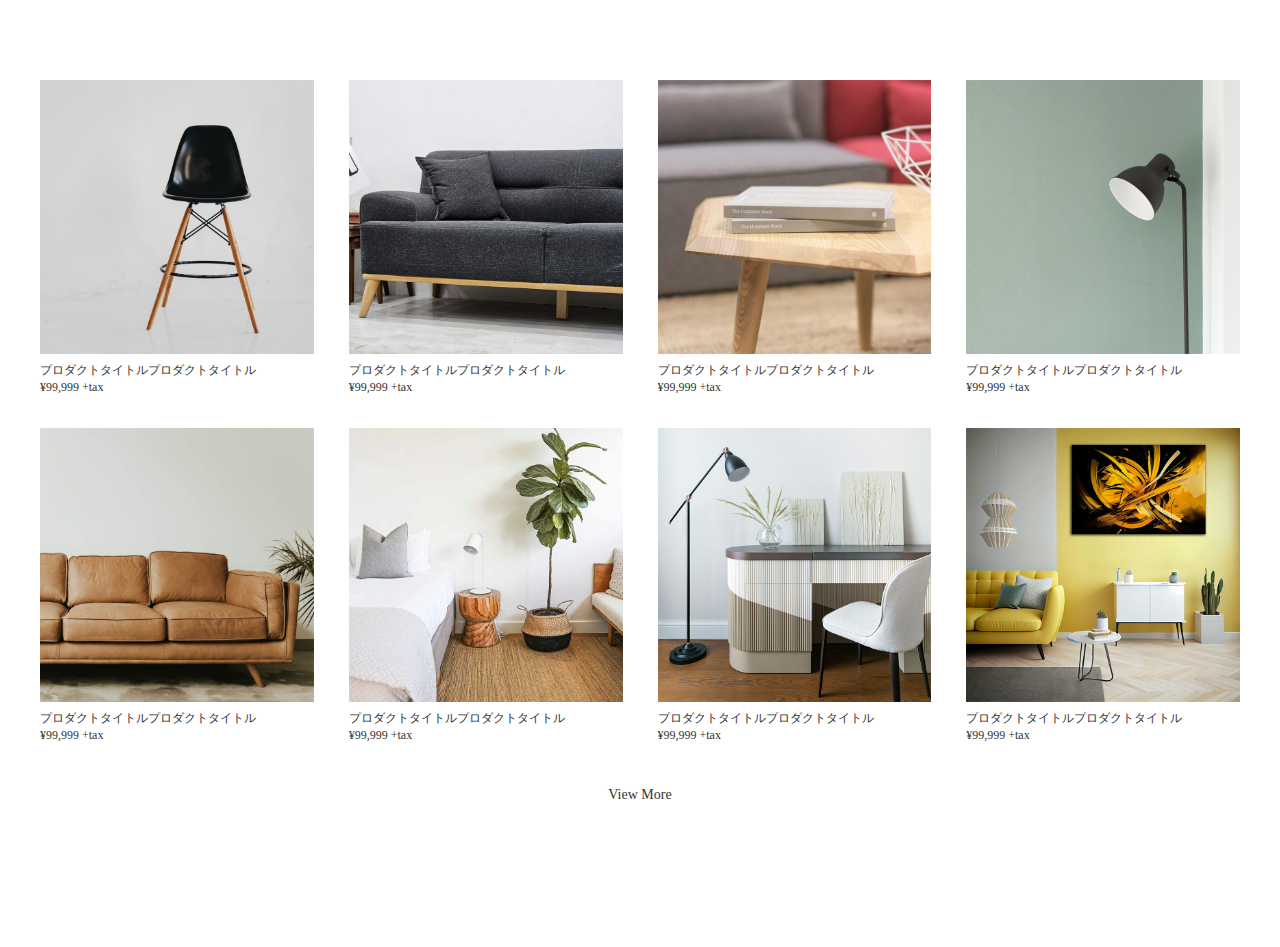
<file: index.html>
<!DOCTYPE html>
<html lang="ja">
<head>
  <meta charset="UTF-8">
  <meta name="viewport" content="width=device-width, initial-scale=1.0">
  <title>Furniture Design 模写</title>
  <meta name="description" content="テキストテキストテキストテキストテキスト">
  <script src="https://code.jquery.com/jquery-3.7.1.min.js" integrity="sha256-/JqT3SQfawRcv/BIHPThkBvs0OEvtFFmqPF/lYI/Cxo=" crossorigin="anonymous"></script>
  <script src="script.js"></script>
  <link rel="stylesheet" href="reset.css">
  <link rel="stylesheet" href="style.css">
</head>
<body>
  <header id="header" class="container"></header><!-- /#header -->
  
  <main class="main-top">
    <div class="container">
      <ul class="product-list">
        <li>
          <a href="item.html?id=1">
            <img src="images/item1.jpg" alt="家具の画像">
            <h3>プロダクトタイトルプロダクトタイトル</h3>
            <p>¥99,999 +tax</p>
          </a>
        </li>
        <li>
          <a href="item.html?id=2">
            <img src="images/item2.jpg" alt="家具の画像">
            <h3>プロダクトタイトルプロダクトタイトル</h3>
            <p>¥99,999 +tax</p>
          </a>
        </li>
        <li>
          <a href="item.html?id=3">
            <img src="images/item3.jpg" alt="家具の画像">
            <h3>プロダクトタイトルプロダクトタイトル</h3>
            <p>¥99,999 +tax</p>
          </a>
        </li>
        <li>
          <a href="item.html?id=4">
            <img src="images/item4.jpg" alt="家具の画像">
            <h3>プロダクトタイトルプロダクトタイトル</h3>
            <p>¥99,999 +tax</p>
          </a>
        </li>
        <li>
          <a href="item.html?id=5">
            <img src="images/item5.jpg" alt="家具の画像">
            <h3>プロダクトタイトルプロダクトタイトル</h3>
            <p>¥99,999 +tax</p>
          </a>
        </li>
        <li>
          <a href="item.html?id=6">
            <img src="images/item6.jpg" alt="家具の画像">
            <h3>プロダクトタイトルプロダクトタイトル</h3>
            <p>¥99,999 +tax</p>
          </a>
        </li>
        <li>
          <a href="item.html?id=7">
            <img src="images/item7.jpg" alt="家具の画像">
            <h3>プロダクトタイトルプロダクトタイトル</h3>
            <p>¥99,999 +tax</p>
          </a>
        </li>
        <li>
          <a href="item.html?id=8">
            <img src="images/item8.jpg" alt="家具の画像">
            <h3>プロダクトタイトルプロダクトタイトル</h3>
            <p>¥99,999 +tax</p>
          </a>
        </li>
      </ul><!-- /.product-list -->
      <div class="link-txt"><a href="products.html">View More</a></div>
    </div><!-- /.container -->
  </main><!-- main -->

  <footer id="footer" class="container"></footer><!-- /#footer -->
</body>
</html>
</file>
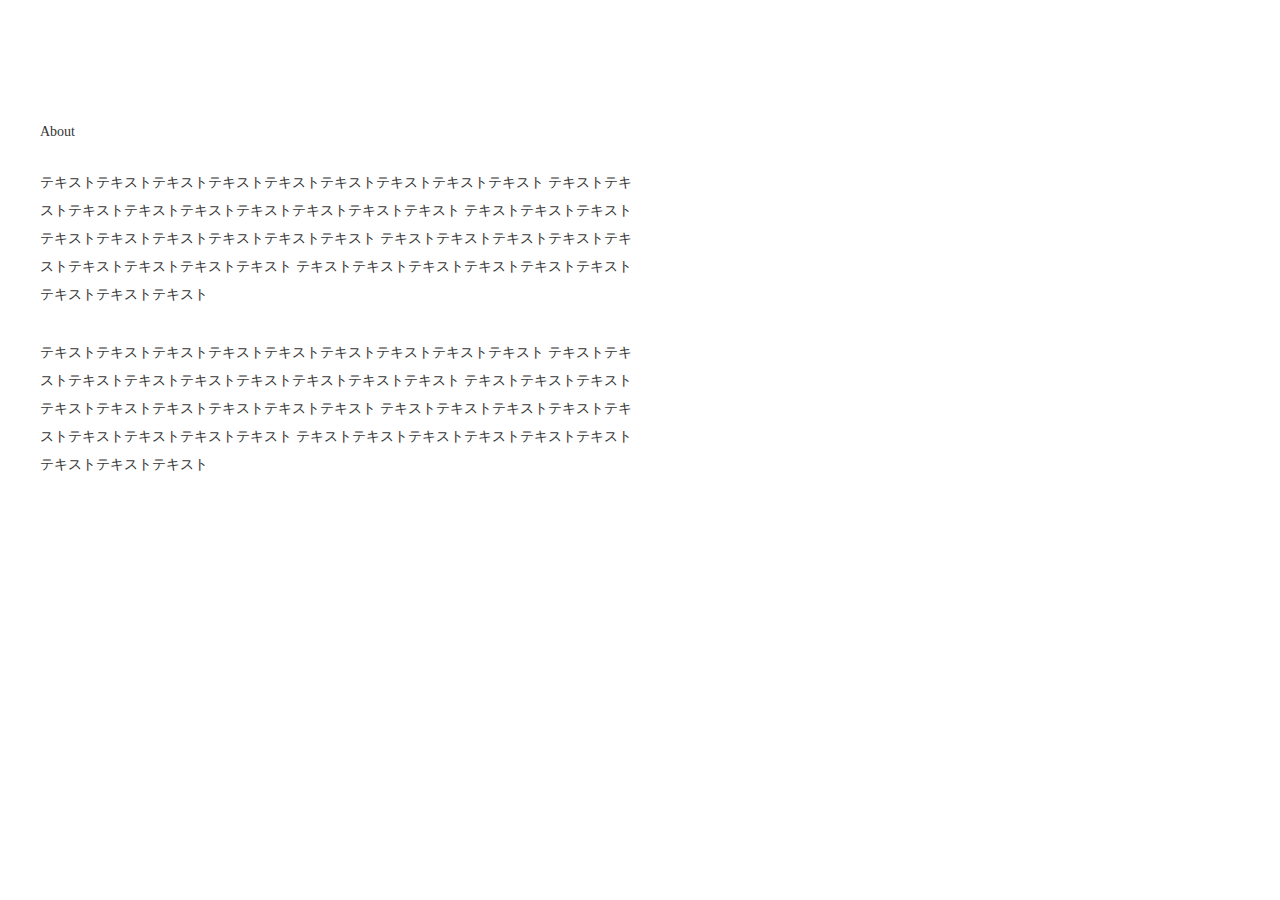
<file: about.html>
<!DOCTYPE html>
<html lang="ja">
<head>
  <meta charset="UTF-8">
  <meta name="viewport" content="width=device-width, initial-scale=1.0">
  <title>Furniture Design 模写</title>
  <script src="https://code.jquery.com/jquery-3.7.1.min.js" integrity="sha256-/JqT3SQfawRcv/BIHPThkBvs0OEvtFFmqPF/lYI/Cxo=" crossorigin="anonymous"></script>
  <script src="script.js"></script>
  <link rel="stylesheet" href="reset.css">
  <link rel="stylesheet" href="style.css">
</head>
<body>
  <header id="header" class="container"></header><!-- /#header -->
  
  <main class="main-common">
    <div class="container">
      <h1 class="page-title">About</h1>
      <div class="about-content">
        <p>テキストテキストテキストテキストテキストテキストテキストテキストテキスト テキストテキストテキストテキストテキストテキストテキストテキストテキスト テキストテキストテキストテキストテキストテキストテキストテキストテキスト テキストテキストテキストテキストテキストテキストテキストテキストテキスト テキストテキストテキストテキストテキストテキストテキストテキストテキスト</p>
        <p>テキストテキストテキストテキストテキストテキストテキストテキストテキスト テキストテキストテキストテキストテキストテキストテキストテキストテキスト テキストテキストテキストテキストテキストテキストテキストテキストテキスト テキストテキストテキストテキストテキストテキストテキストテキストテキスト テキストテキストテキストテキストテキストテキストテキストテキストテキスト</p>
      </div>
    </div><!-- /.container -->
  </main><!-- main -->

  <footer id="footer" class="container"></footer><!-- /#footer -->
</body>
</html>
</file>
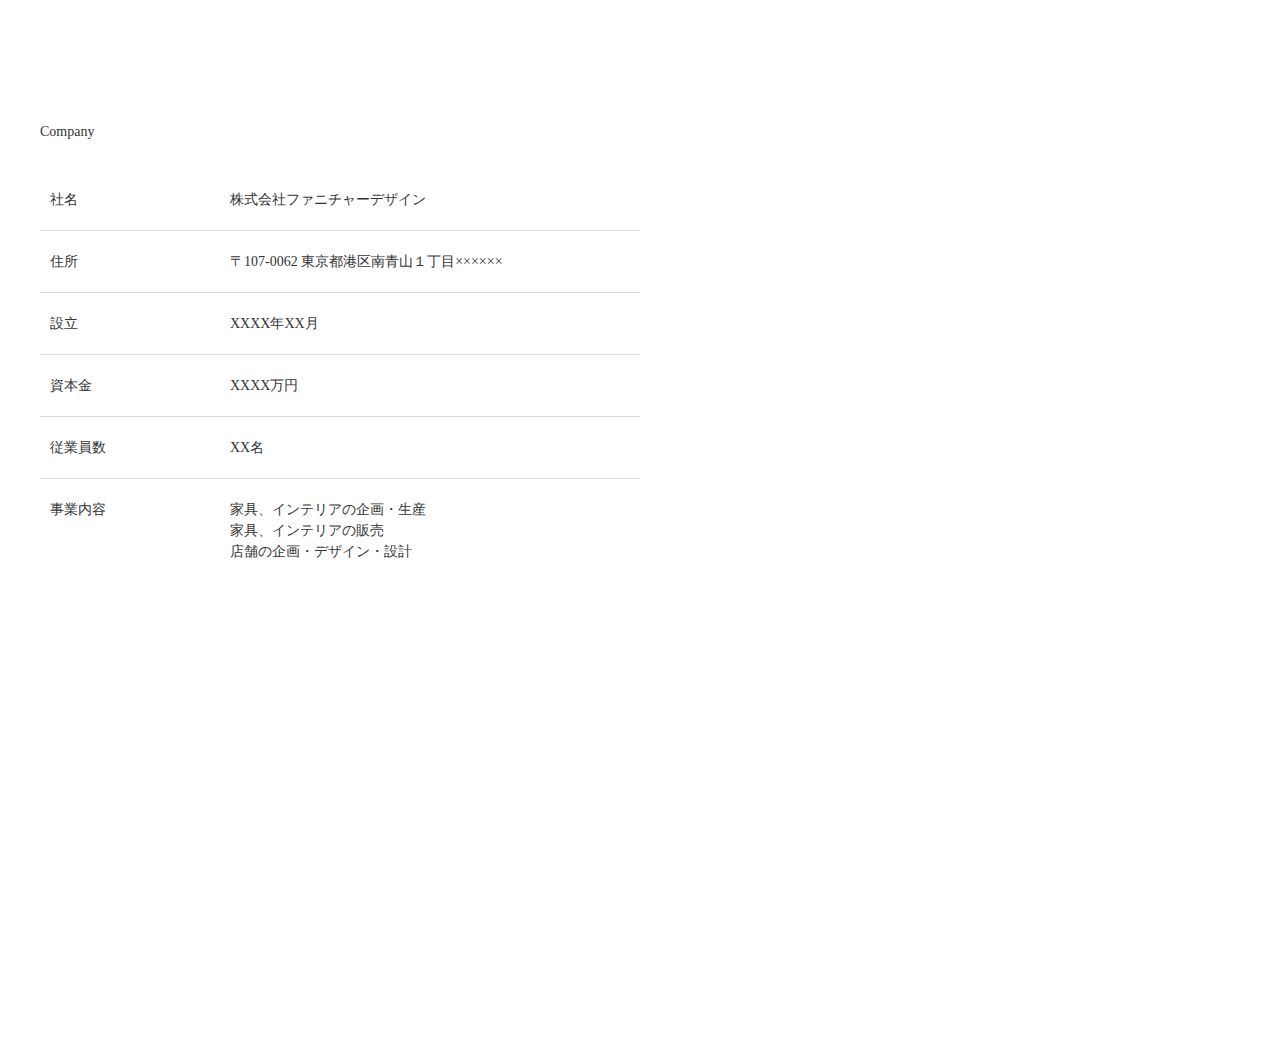
<file: company.html>
<!DOCTYPE html>
<html lang="ja">
<head>
  <meta charset="UTF-8">
  <meta name="viewport" content="width=device-width, initial-scale=1.0">
  <title>Furniture Design 模写</title>
  <script src="https://code.jquery.com/jquery-3.7.1.min.js" integrity="sha256-/JqT3SQfawRcv/BIHPThkBvs0OEvtFFmqPF/lYI/Cxo=" crossorigin="anonymous"></script>
  <script src="script.js"></script>
  <link rel="stylesheet" href="reset.css">
  <link rel="stylesheet" href="style.css">
</head>
<body>
  <header id="header" class="container"></header><!-- /#header -->
  
  <main class="main-common">
    <div class="container">
      <h1 class="page-title">Company</h1>
      <div class="company-content">
        <dl>
          <dt>社名</dt>
          <dd>株式会社ファニチャーデザイン</dd>
          <dt>住所</dt>
          <dd>〒107-0062 東京都港区南青山１丁目××××××</dd>
          <dt>設立</dt>
          <dd>XXXX年XX月</dd>
          <dt>資本金</dt>
          <dd>XXXX万円</dd>
          <dt>従業員数</dt>
          <dd>XX名</dd>
          <dt>事業内容</dt>
          <dd>
            家具、インテリアの企画・生産<br>
            家具、インテリアの販売<br>
            店舗の企画・デザイン・設計
          </dd>
        </dl>
        <div class="company-map">
          <iframe src="https://www.google.com/maps/embed?pb=!1m18!1m12!1m3!1d6482.583237668647!2d139.72046549417854!3d35.669820840363506!2m3!1f0!2f0!3f0!3m2!1i1024!2i768!4f13.1!3m3!1m2!1s0x60188c820ac932eb%3A0xc68079dd10afd971!2z44CSMTA3LTAwNjIg5p2x5Lqs6YO95riv5Yy65Y2X6Z2S5bGx77yR5LiB55uu!5e0!3m2!1sja!2sjp!4v1731293766284!5m2!1sja!2sjp" width="600" height="450" style="border:0;" allowfullscreen="" loading="lazy" referrerpolicy="no-referrer-when-downgrade"></iframe>
        </div>
      </div>
    </div><!-- /.container -->
  </main><!-- main -->

  <footer id="footer" class="container"></footer><!-- /#footer -->
</body>
</html>
</file>
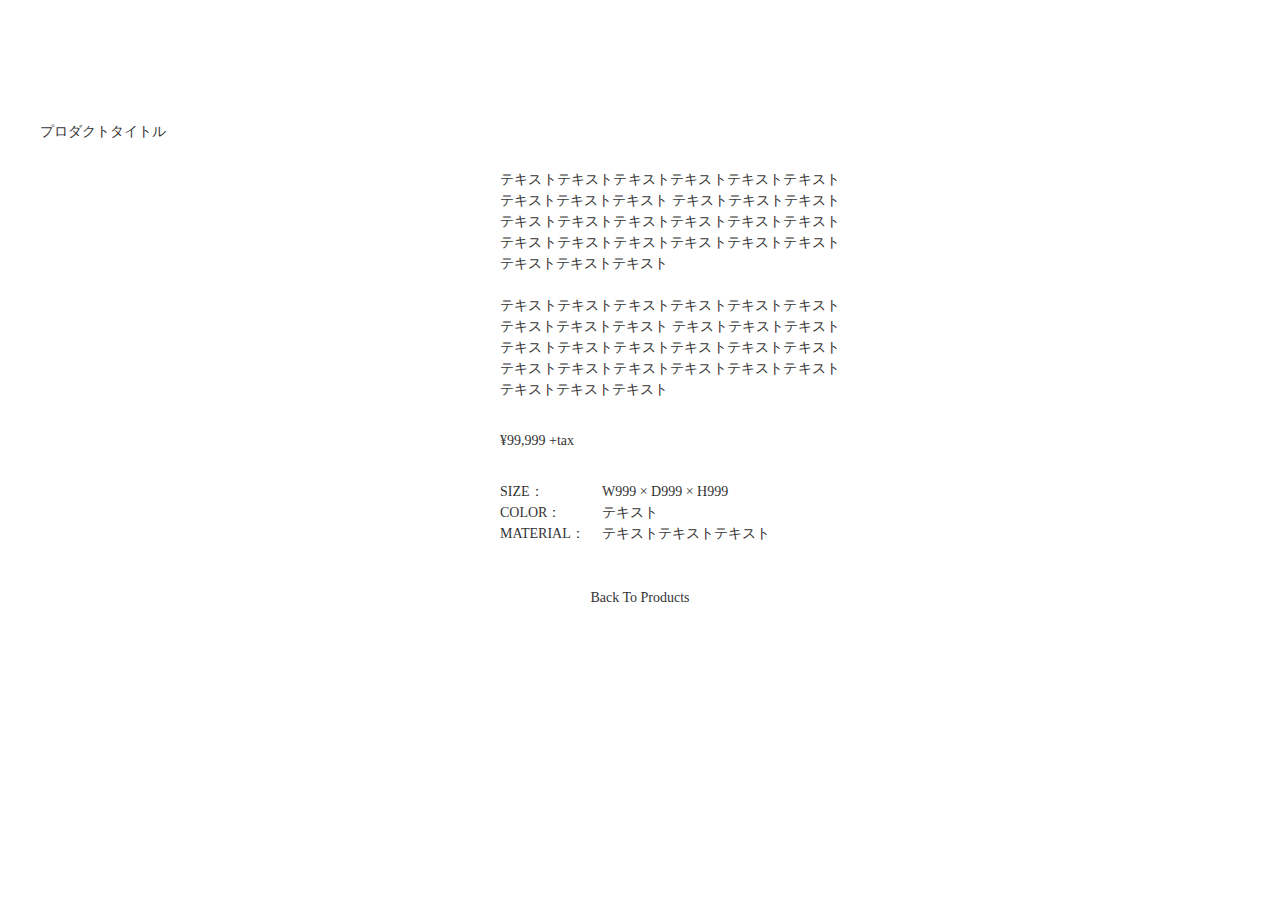
<file: item.html>
<!DOCTYPE html>
<html lang="ja">
<head>
  <meta charset="UTF-8">
  <meta name="viewport" content="width=device-width, initial-scale=1.0">
  <title>Furniture Design 模写</title>
  <script src="https://code.jquery.com/jquery-3.7.1.min.js" integrity="sha256-/JqT3SQfawRcv/BIHPThkBvs0OEvtFFmqPF/lYI/Cxo=" crossorigin="anonymous"></script>
  <script src="script.js"></script>
  <link rel="stylesheet" href="reset.css">
  <link rel="stylesheet" href="style.css">
</head>
<body>
  <header id="header" class="container"></header><!-- /#header -->
  
  <main class="main-common">
    <div class="container">
      <h1 class="page-title">プロダクトタイトル</h1>
      <div class="item-content">
        <div class="item-img">
          <img src="images/item1.jpg" alt="商品画像">
        </div>
        <div class="item-txt">
          <p>テキストテキストテキストテキストテキストテキストテキストテキストテキスト テキストテキストテキストテキストテキストテキストテキストテキストテキスト テキストテキストテキストテキストテキストテキストテキストテキストテキスト<br>
          <br>
          テキストテキストテキストテキストテキストテキストテキストテキストテキスト テキストテキストテキストテキストテキストテキストテキストテキストテキスト テキストテキストテキストテキストテキストテキストテキストテキストテキスト</p>
          <p>&yen;99,999 +tax</p>
          <dl>
            <dt>SIZE：</dt>
            <dd>W999 × D999 × H999</dd>
            <dt>COLOR：</dt>
            <dd>テキスト</dd>
            <dt>MATERIAL：</dt>
            <dd>テキストテキストテキスト</dd>
          </dl>
        </div>
      </div>
      <div class="link-txt"><a href="products.html">Back To Products</a></div>
    </div><!-- /.container -->
  </main><!-- main -->

  <footer id="footer" class="container"></footer><!-- /#footer -->
</body>
</html>
</file>
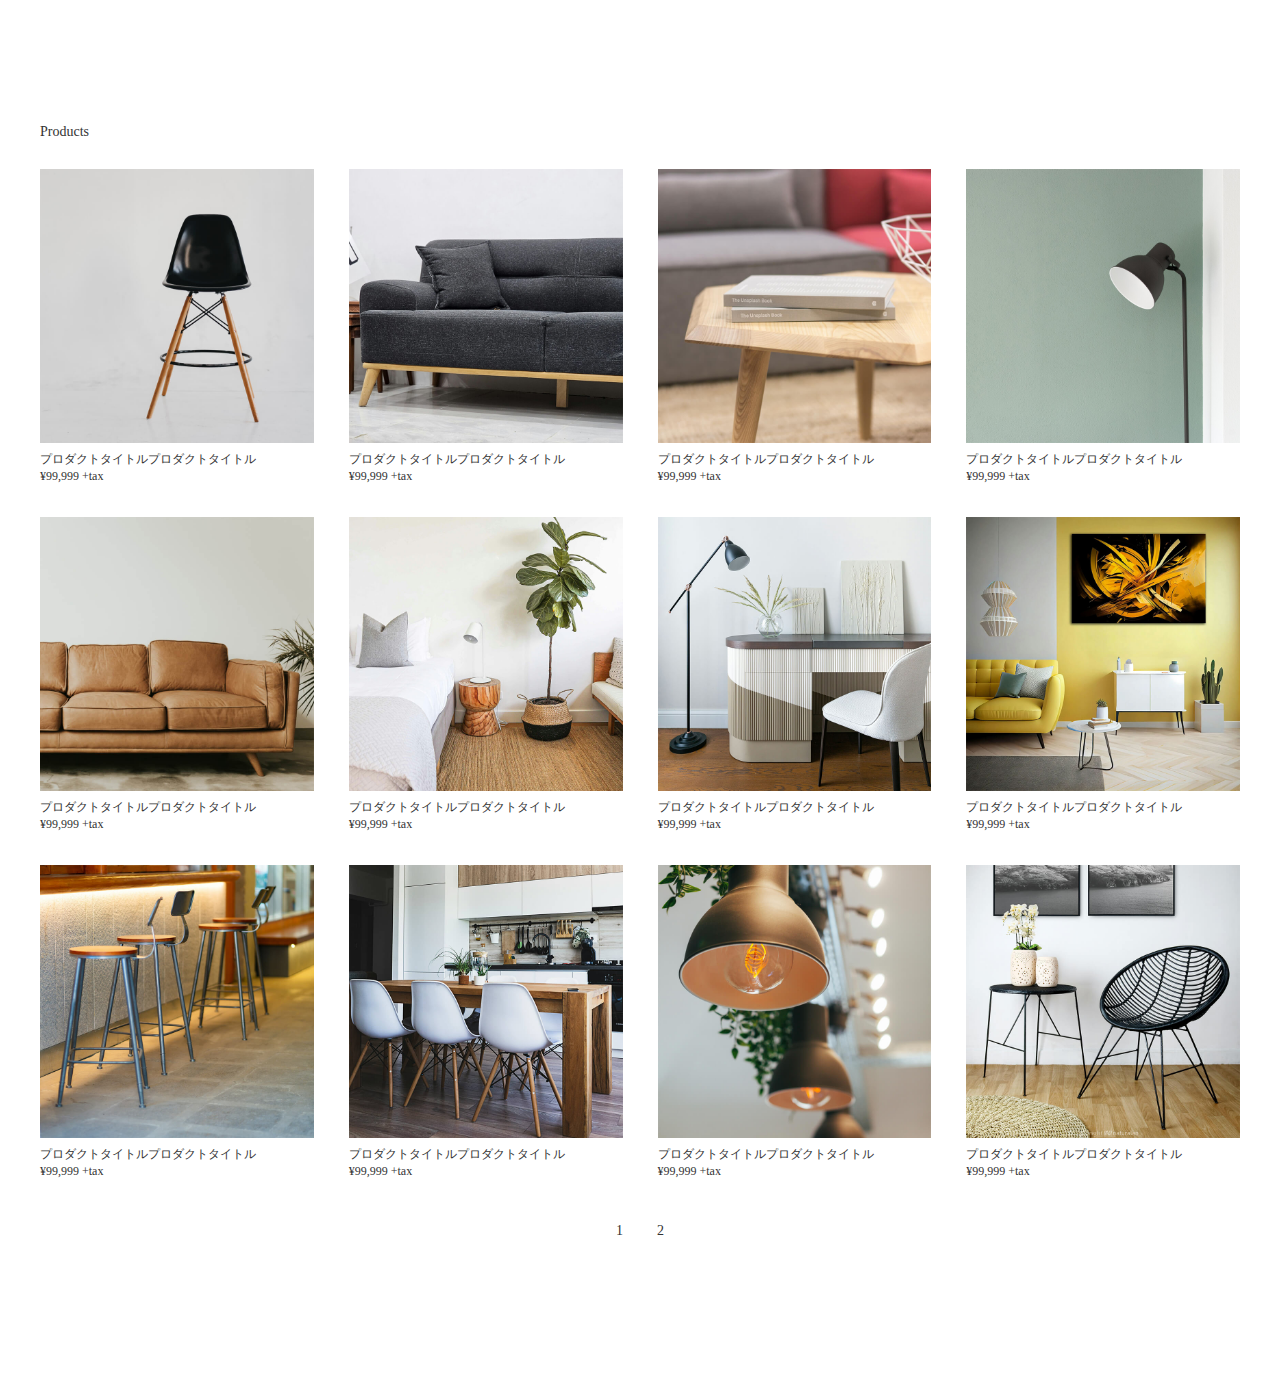
<file: products.html>
<!DOCTYPE html>
<html lang="ja">
<head>
  <meta charset="UTF-8">
  <meta name="viewport" content="width=device-width, initial-scale=1.0">
  <title>Furniture Design 模写</title>
  <script src="https://code.jquery.com/jquery-3.7.1.min.js" integrity="sha256-/JqT3SQfawRcv/BIHPThkBvs0OEvtFFmqPF/lYI/Cxo=" crossorigin="anonymous"></script>
  <script src="script.js"></script>
  <link rel="stylesheet" href="reset.css">
  <link rel="stylesheet" href="style.css">
  <link rel="next" href="products2.html">
</head>
<body>
  <header id="header" class="container"></header><!-- /#header -->
  
  <main class="main-common">
    <div class="container">
      <h1 class="page-title">Products</h1>
      <ul class="product-list">
        <li>
          <a href="item.html?id=1">
            <img src="images/item1.jpg" alt="家具の画像">
            <h3>プロダクトタイトルプロダクトタイトル</h3>
            <p>¥99,999 +tax</p>
          </a>
        </li>
        <li>
          <a href="item.html?id=2">
            <img src="images/item2.jpg" alt="家具の画像">
            <h3>プロダクトタイトルプロダクトタイトル</h3>
            <p>¥99,999 +tax</p>
          </a>
        </li>
        <li>
          <a href="item.html?id=3">
            <img src="images/item3.jpg" alt="家具の画像">
            <h3>プロダクトタイトルプロダクトタイトル</h3>
            <p>¥99,999 +tax</p>
          </a>
        </li>
        <li>
          <a href="item.html?id=4">
            <img src="images/item4.jpg" alt="家具の画像">
            <h3>プロダクトタイトルプロダクトタイトル</h3>
            <p>¥99,999 +tax</p>
          </a>
        </li>
        <li>
          <a href="item.html?id=5">
            <img src="images/item5.jpg" alt="家具の画像">
            <h3>プロダクトタイトルプロダクトタイトル</h3>
            <p>¥99,999 +tax</p>
          </a>
        </li>
        <li>
          <a href="item.html?id=6">
            <img src="images/item6.jpg" alt="家具の画像">
            <h3>プロダクトタイトルプロダクトタイトル</h3>
            <p>¥99,999 +tax</p>
          </a>
        </li>
        <li>
          <a href="item.html?id=7">
            <img src="images/item7.jpg" alt="家具の画像">
            <h3>プロダクトタイトルプロダクトタイトル</h3>
            <p>¥99,999 +tax</p>
          </a>
        </li>
        <li>
          <a href="item.html?id=8">
            <img src="images/item8.jpg" alt="家具の画像">
            <h3>プロダクトタイトルプロダクトタイトル</h3>
            <p>¥99,999 +tax</p>
          </a>
        </li>
        <li>
          <a href="item.html?id=9">
            <img src="images/item9.jpg" alt="家具の画像">
            <h3>プロダクトタイトルプロダクトタイトル</h3>
            <p>¥99,999 +tax</p>
          </a>
        </li>
        <li>
          <a href="item.html?id=10">
            <img src="images/item10.jpg" alt="家具の画像">
            <h3>プロダクトタイトルプロダクトタイトル</h3>
            <p>¥99,999 +tax</p>
          </a>
        </li>
        <li>
          <a href="item.html?id=11">
            <img src="images/item11.jpg" alt="家具の画像">
            <h3>プロダクトタイトルプロダクトタイトル</h3>
            <p>¥99,999 +tax</p>
          </a>
        </li>
        <li>
          <a href="item.html?id=12">
            <img src="images/item12.jpg" alt="家具の画像">
            <h3>プロダクトタイトルプロダクトタイトル</h3>
            <p>¥99,999 +tax</p>
          </a>
        </li>
      </ul><!-- /.product-list -->
      <ul id="pagination">
        <li><a href="products.html">1</a></li>
        <li><a href="products2.html">2</a></li>
      </ul>
    </div><!-- /.container -->
  </main><!-- main -->

  <footer id="footer" class="container"></footer><!-- /#footer -->
</body>
</html>
</file>
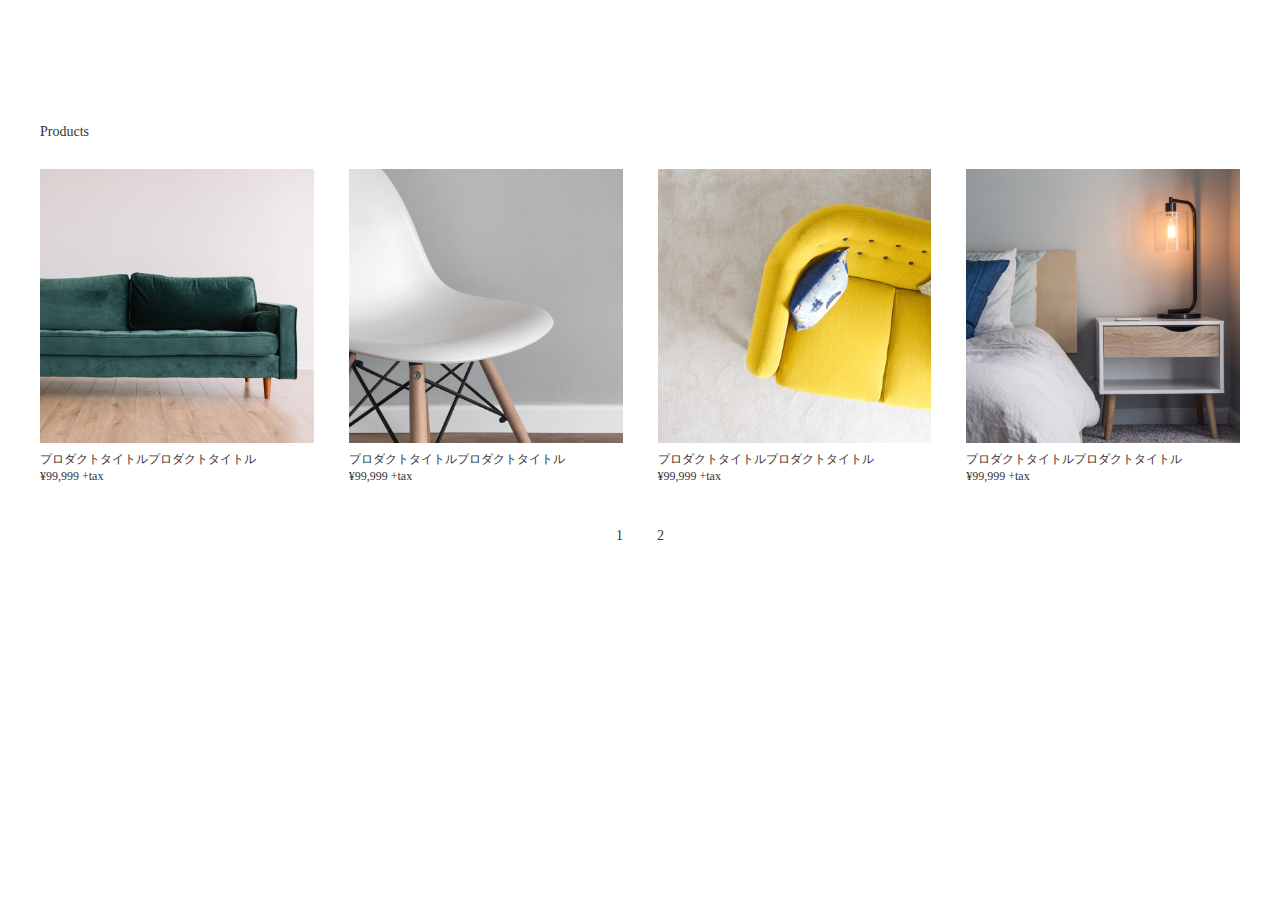
<file: products2.html>
<!DOCTYPE html>
<html lang="ja">
<head>
  <meta charset="UTF-8">
  <meta name="viewport" content="width=device-width, initial-scale=1.0">
  <title>Furniture Design 模写</title>
  <script src="https://code.jquery.com/jquery-3.7.1.min.js" integrity="sha256-/JqT3SQfawRcv/BIHPThkBvs0OEvtFFmqPF/lYI/Cxo=" crossorigin="anonymous"></script>
  <script src="script.js"></script>
  <link rel="stylesheet" href="reset.css">
  <link rel="stylesheet" href="style.css">
  <link rel="prev" href="products1.html">
</head>
<body>
  <header id="header" class="container"></header><!-- /#header -->
  
  <main class="main-common">
    <div class="container">
      <h1 class="page-title">Products</h1>
      <ul class="product-list">
      <li>
          <a href="item.html?id=13">
            <img src="images/item13.jpg" alt="家具の画像">
            <h3>プロダクトタイトルプロダクトタイトル</h3>
            <p>¥99,999 +tax</p>
          </a>
        </li>
        <li>
          <a href="item.html?id=14">
            <img src="images/item14.jpg" alt="家具の画像">
            <h3>プロダクトタイトルプロダクトタイトル</h3>
            <p>¥99,999 +tax</p>
          </a>
        </li>
        <li>
          <a href="item.html?id=15">
            <img src="images/item15.jpg" alt="家具の画像">
            <h3>プロダクトタイトルプロダクトタイトル</h3>
            <p>¥99,999 +tax</p>
          </a>
        </li>
        <li>
          <a href="item.html?id=16">
            <img src="images/item16.jpg" alt="家具の画像">
            <h3>プロダクトタイトルプロダクトタイトル</h3>
            <p>¥99,999 +tax</p>
          </a>
        </li>
      </ul><!-- /.product-list -->
      <ul id="pagination">
        <li><a href="products.html">1</a></li>
        <li><a href="products2.html">2</a></li>
      </ul>
    </div><!-- /.container -->
  </main><!-- main -->

  <footer id="footer" class="container"></footer><!-- /#footer -->
</body>
</html>
</file>
<file: style.css>
main {
  margin-bottom: 125px;
}
main.main-common {
  padding-top: 125px;
}
main .page-title {
  margin-bottom: 30px;
  font-size: 0.875em;
  font-weight: normal;
}
main .product-list {
  display: grid;
  grid-template-columns: repeat(4, 1fr);
  gap: 35px;
  list-style: none;
}
@media screen and (max-width: 900px) {
  main .product-list {
    grid-template-columns: repeat(2, 1fr);
    gap: 40px 20px;
  }
}
main .product-list li {
  font-size: 0.75rem;
  transition: all 0.5s;
}
main .product-list li:hover {
  opacity: 0.7;
}
main .product-list li img {
  width: 100%;
  margin-bottom: 10px;
  vertical-align: bottom;
}
main .product-list li h3 {
  margin-bottom: 5px;
  font-weight: normal;
}

.link-txt {
  margin-top: 45px;
  text-align: center;
}
.link-txt a {
  color: #333;
  font-size: 0.875rem;
  text-decoration: none;
  transition: all 0.5s;
}

#header {
  display: flex;
  align-items: center;
  justify-content: space-between;
  position: fixed;
  left: 0;
  right: 0;
  height: 80px;
  background-color: #fff;
  z-index: 1;
}
#header h1 {
  transition: all 0.6s;
}
#header h1:hover {
  opacity: 0.7;
}
#header h1 a {
  display: inline-block;
  width: 180px;
}
#header h1 a img {
  width: 100%;
}
#header.open nav {
  left: 50px;
  opacity: 1;
}
#header.open .toggle-btn span {
  background-color: #fff;
}
#header.open .toggle-btn span:nth-child(1) {
  transform: translateY(4px) rotate(-45deg);
}
#header.open .toggle-btn span:nth-child(2) {
  transform: translateY(-4px) rotate(45deg);
}
#header.open #mask {
  display: block;
  position: fixed;
  top: 0;
  left: 0;
  width: 100%;
  height: 100%;
  background-color: #000;
  opacity: 0.8;
  cursor: pointer;
}
#header nav {
  position: fixed;
  top: 0;
  left: -300px;
  transition: all 0.5s;
  z-index: 1;
  opacity: 0;
  z-index: 20;
}
#header nav ul {
  padding: 40px 10px;
}
#header nav ul li + li {
  margin-top: 20px;
}
#header nav ul a {
  color: #fff;
  font-size: 0.875rem;
  text-decoration: none;
}
#header .toggle-btn {
  position: relative;
  width: 30px;
  height: 30px;
  z-index: 1;
  cursor: pointer;
}
#header .toggle-btn span {
  display: block;
  position: absolute;
  left: 0;
  width: 30px;
  height: 2px;
  background-color: #333;
  transition: all 0.5s;
  border-radius: 4px;
}
#header .toggle-btn span:nth-child(1) {
  top: 10px;
}
#header .toggle-btn span:nth-child(2) {
  bottom: 10px;
}
#header #mask {
  display: none;
  transition: all 0.5s;
}

main.main-top {
  padding-top: 80px;
}

#pagination {
  margin-top: 45px;
  text-align: center;
  list-style: none;
}
#pagination li {
  display: inline;
}
#pagination li + li {
  margin-left: 30px;
}
#pagination a {
  color: #333;
  font-size: 0.875rem;
  text-decoration: none;
  transition: all 0.5s;
}

main .item-content {
  display: flex;
  max-width: 800px;
}
@media screen and (max-width: 900px) {
  main .item-content {
    display: block;
  }
}
main .item-content .item-img {
  width: 50%;
  height: auto;
}
@media screen and (max-width: 900px) {
  main .item-content .item-img {
    width: 100%;
    margin-bottom: 35px;
  }
}
main .item-content .item-img img {
  width: 100%;
  display: none;
}
main .item-content .item-txt {
  width: 50%;
  padding-left: 60px;
  font-size: 0.875rem;
  text-align: justify;
  line-height: 1.5;
}
@media screen and (max-width: 900px) {
  main .item-content .item-txt {
    width: 100%;
    padding-left: 0;
  }
}
main .item-content .item-txt p:nth-child(1) {
  margin-bottom: 30px;
}
main .item-content .item-txt p:nth-child(2) {
  margin-bottom: 30px;
}
main .item-content .item-txt dl {
  display: flex;
  flex-wrap: wrap;
}
main .item-content .item-txt dl dt {
  width: 30%;
}
main .item-content .item-txt dl dd {
  width: 70%;
}

main .about-content {
  max-width: 600px;
  font-size: 0.875rem;
  line-height: 2;
}
main .about-content p:first-child {
  margin-bottom: 30px;
}

main .company-content {
  max-width: 600px;
}
main .company-content dl {
  display: flex;
  flex-wrap: wrap;
  font-size: 0.875rem;
  line-height: 1.5;
  margin-bottom: 20px;
}
@media screen and (max-width: 900px) {
  main .company-content dl {
    flex-direction: column;
  }
}
main .company-content dl dt:not(:last-of-type), main .company-content dl dd:not(:last-of-type) {
  border-bottom: 1px solid #dcdbdb;
}
main .company-content dl dt {
  width: 30%;
  padding: 20px 10px;
}
@media screen and (max-width: 900px) {
  main .company-content dl dt {
    width: 100%;
    padding-bottom: 5px;
  }
  main .company-content dl dt:not(:last-of-type) {
    border-bottom: none;
  }
}
main .company-content dl dd {
  width: 70%;
  padding: 20px 10px;
}
@media screen and (max-width: 900px) {
  main .company-content dl dd {
    width: 100%;
    padding-top: 5px;
  }
}
main .company-content .company-map {
  filter: grayscale(1);
}
main .company-content .company-map iframe {
  max-width: 100%;
  height: 300px;
  vertical-align: bottom;
}

#footer {
  display: flex;
  justify-content: space-between;
  position: sticky;
  top: 100vh;
  padding-bottom: 20px;
}
@media screen and (max-width: 900px) {
  #footer {
    display: block;
  }
}
#footer ul {
  display: flex;
  list-style: none;
}
@media screen and (max-width: 900px) {
  #footer ul {
    margin-bottom: 10px;
  }
}
#footer ul li {
  font-size: 0.75rem;
}
#footer ul li + li {
  margin-left: 30px;
}
#footer p {
  font-size: 0.625em;
}

*, *::before, *::after {
  box-sizing: border-box;
}

html {
  height: 100vh;
  font-size: 100%;
}

body {
  height: 100vh;
  position: relative;
  color: #333;
}

a {
  color: #333;
  text-decoration: none;
}
a:hover {
  opacity: 0.7;
}

.container {
  max-width: 1360px;
  margin: 0 auto;
  padding: 0 40px;
}/*# sourceMappingURL=style.css.map */
</file>
